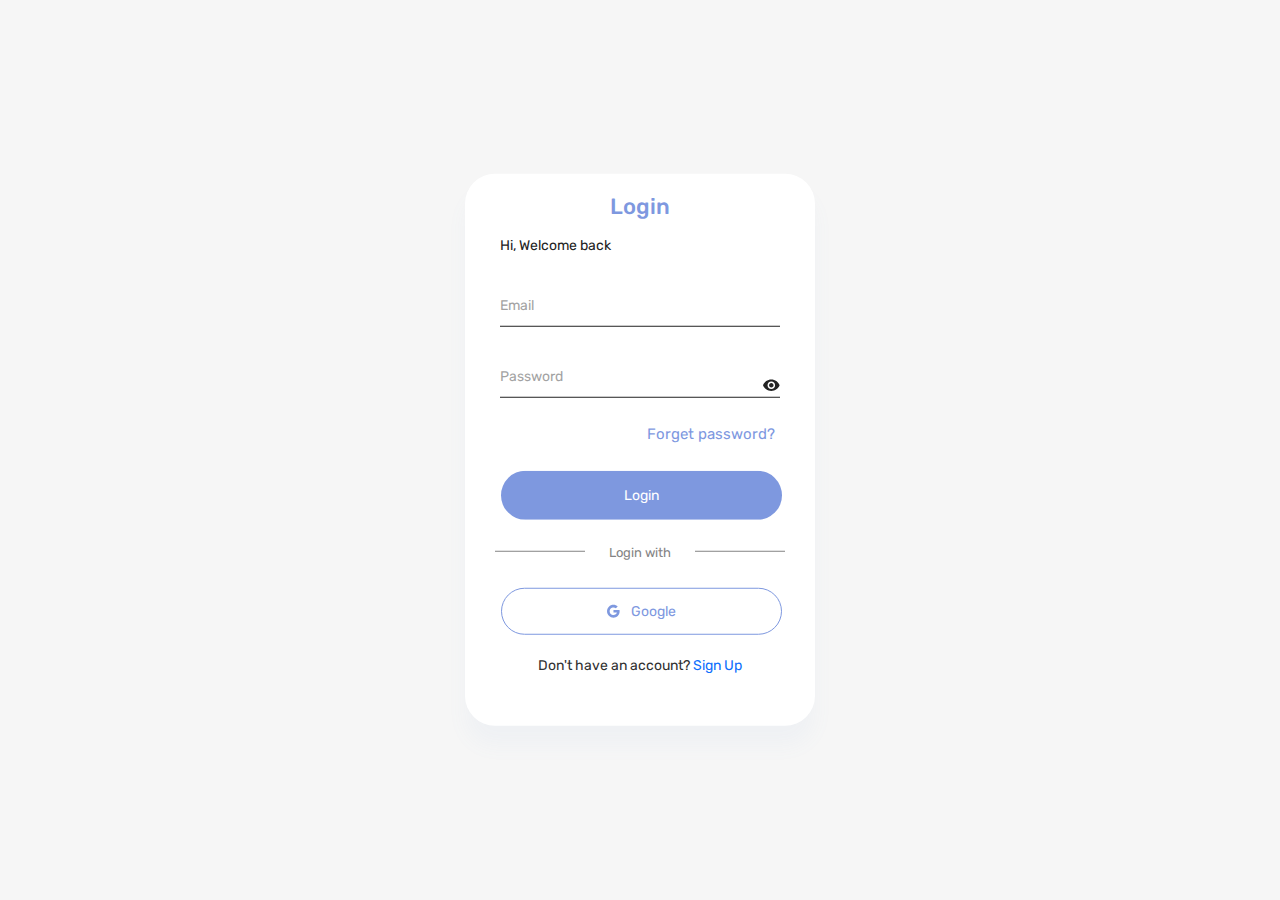
<file: index.html>
<!DOCTYPE html>
<html lang="en">
<head>
    <meta charset="UTF-8">
    <meta http-equiv="X-UA-Compatible" content="IE=edge">
    <meta name="viewport" content="width=device-width, initial-scale=1.0">
    <title>Chatify App Login</title>
    <meta name="description" content="Let's start sending your messages quickly with log into your chatify account">
    <link rel="stylesheet" href="./assets/css/bootstrap.min.css">
    <link rel="stylesheet" href="./assets/css/custom.css">
    
    <!-- <link rel="preload" href="./assets/css/bootstrap.min.css" as="style" onload="this.rel='stylesheet'"> -->
    <!-- <link rel="preload" href="./assets/css/custom.css" as="style" onload="this.rel='stylesheet'"> -->
    <!-- <noscript><link rel="stylesheet" href="./assets/css/bootstrap.min.css"></noscript> -->
    <!-- <noscript><link rel="stylesheet" href="./assets/css/custom.css"></noscript> -->
</head>
<body>
    <!-- login page -->
    <main class="container">
        <div class="form-box">
            <h3>Login</h3>
            <p>Hi, Welcome back</p>
            <form class="form-login" action="chat_list.html" autocomplete="off">
                <div class="form-login-group">
                    <input type="text" id="email-login" required>
                    <label for="email-login">Email</label>
                </div>
                <div class="form-login-group">
                    <input type="password" id="password-login" required>
                    <img src="./assets/svg/eye-icon.svg" alt="eye icon">
                    <label for="password-login">Password</label>
                </div>
                <div class="forget-password">
                    <a href="forget_password.html">Forget password?</a> 
                </div>
                    <button type="submit" id="submit-login">Login</button><br/>
                    <h4><span>Login with</span></h4>
                    <button type="submit" id="google-login"><img src="./assets/svg/google-icon.svg" alt="google icon"> Google</button><br/>
                <div class="signup-link">
                    Don't have an account? <a href="register.html">Sign Up</a>
                </div>
            </form>
        </div>
    </main>

    <!-- JavaScript Bundle with Popper -->
    <!-- <script src="https://cdn.jsdelivr.net/npm/bootstrap@5.0.0-beta2/dist/js/bootstrap.bundle.min.js" crossorigin="anonymous"></script> -->
</body>
</html>
</file>
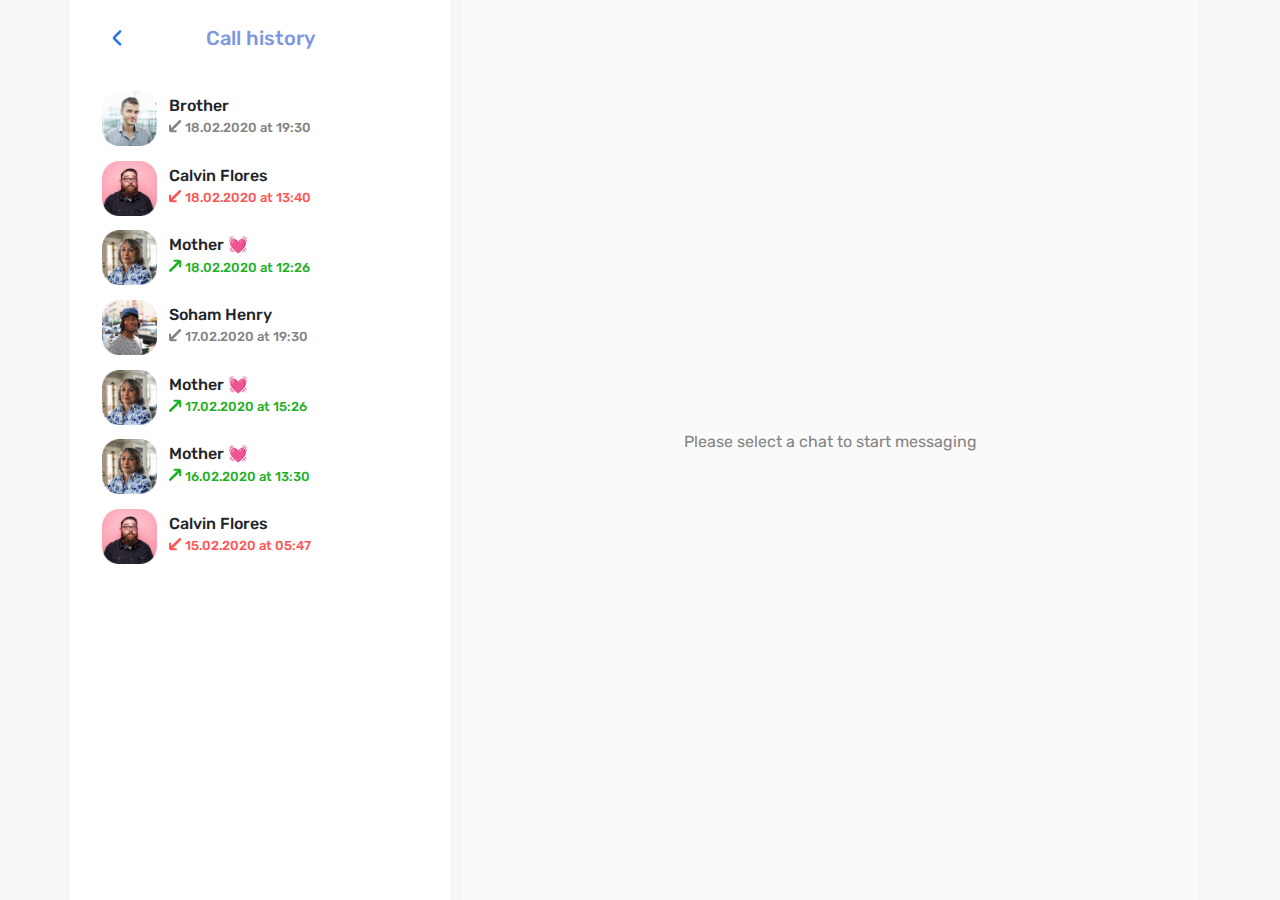
<file: call_history.html>
<!DOCTYPE html>
<html lang="en">
<head>
    <meta charset="UTF-8">
    <meta http-equiv="X-UA-Compatible" content="IE=edge">
    <meta name="viewport" content="width=device-width, initial-scale=1.0">
    <title>Chatify App - Call History</title>
    <meta name="description" content="See all your call history easily.">
    <link rel="stylesheet" href="./assets/css/bootstrap.min.css">
    <link rel="stylesheet" href="./assets/css/custom.css">

</head>
<body>
    <!-- call history page -->
    <div class="container">
        <div class="row">
            <div class="col-md-4 col-sm-12 bg-color">
                <div class="back-page back-page-chat">
                    <a href="chat_list.html"><img src="./assets/svg/back-arrow-icon.svg" alt="back arrow icon"></a> 
                    <h3>Call history</h3>
                </div>
                <br>
                <section class="call-list">   
                    <img src="./assets/image/avatar-f.png" alt="friend photo" class="profile-image">
                    <div class="text">
                        <h4>Brother</h4>
                        <p class="get-call-replied">
                            <img src="./assets/svg/grey-arrow-icon.svg" alt="grey arrow icon">
                            18.02.2020 at 19:30
                        </p>
                    </div>
                </section>
                <section class="call-list">   
                    <img src="./assets/image/avatar-b.png" alt="friend photo" class="profile-image">
                    <div class="text">
                        <h4>Calvin Flores</h4>
                        <p class="get-call-rejected">
                            <img src="./assets/svg/red-arrow-icon.svg" alt="red arrow icon">
                            18.02.2020 at 13:40
                        </p>
                    </div>
                </section>
                <section class="call-list">   
                    <img src="./assets/image/avatar-e.png" alt="friend photo" class="profile-image">
                    <div class="text">
                        <h4>Mother 💓</h4>
                        <p class="calling-replied">
                            <img src="./assets/svg/green-arrow-icon.svg" alt="green arrow icon">
                            18.02.2020 at 12:26
                        </p>
                    </div>
                </section>
                <section class="call-list">   
                    <img src="./assets/image/avatar-d.png" alt="friend photo" class="profile-image">
                    <div class="text">
                        <h4>Soham Henry</h4>
                        <p class="get-call-replied">
                            <img src="./assets/svg/grey-arrow-icon.svg" alt="grey arrow icon">
                            17.02.2020 at 19:30
                        </p>
                    </div>
                </section>
                <section class="call-list">   
                    <img src="./assets/image/avatar-e.png" alt="friend photo" class="profile-image">
                    <div class="text">
                        <h4>Mother 💓</h4>
                        <p class="calling-replied">
                            <img src="./assets/svg/green-arrow-icon.svg" alt="green arrow icon">
                            17.02.2020 at 15:26
                        </p>
                    </div>
                </section>
                <section class="call-list">   
                    <img src="./assets/image/avatar-e.png" alt="friend photo" class="profile-image">
                    <div class="text">
                        <h4>Mother 💓</h4>
                        <p class="calling-replied">
                            <img src="./assets/svg/green-arrow-icon.svg" alt="green arrow icon">
                            16.02.2020 at 13:30
                        </p>
                    </div>
                </section>
                <section class="call-list">   
                    <img src="./assets/image/avatar-b.png" alt="friend photo" class="profile-image">
                    <div class="text">
                        <h4>Calvin Flores</h4>
                        <p class="get-call-rejected">
                            <img src="./assets/svg/red-arrow-icon.svg" alt="red arrow icon">
                            15.02.2020 at 05:47
                        </p>
                    </div>
                </section>
            </div>
            <div class="col-md-8">
                <aside class="message-box">
                    <p>Please select a chat to start messaging</p>
                </aside>
            </div>
        </div>
    </div>

    <script src="https://cdn.jsdelivr.net/npm/bootstrap@5.0.0-beta2/dist/js/bootstrap.bundle.min.js" crossorigin="anonymous"></script>
</body>
</html>
</file>
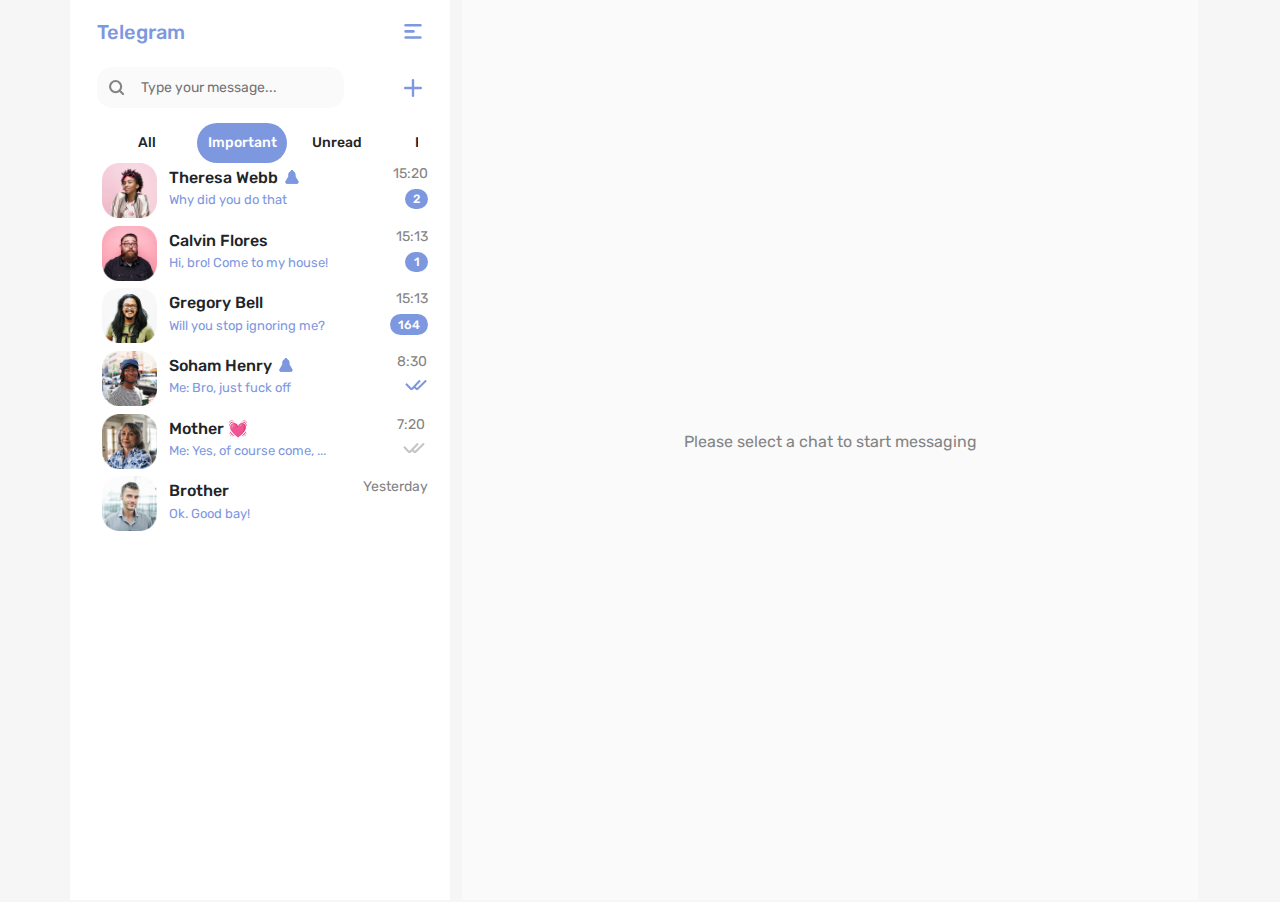
<file: chat_list.html>
<!DOCTYPE html>
<html lang="en">
<head>
    <meta charset="UTF-8">
    <meta http-equiv="X-UA-Compatible" content="IE=edge">
    <meta name="viewport" content="width=device-width, initial-scale=1.0">
    <title>Chatify App - Chat List</title>
    <meta name="description" content="It's easy to send your messages or connect with people. Chatify's online chat can help you meet them.">
    <link rel="stylesheet" href="./assets/css/bootstrap.min.css">
    <link rel="stylesheet" href="./assets/css/custom.css">

</head>
<body>
    <!-- chat list page -->
    <div class="container">
        <div class="row">
            <div class="col-md-4 col-sm-12 bg-color">
                <nav class="main-menu">
                    <div class="first-nav-wrapper">
                        <h5 class="title">Telegram</h5>
                        <div class="nav-sm-device">
                            <img src="./assets/svg/plus-icon.svg" alt="plus icon" class="fa-plus">
                            <img src="./assets/svg/search-icon.svg" alt="search icon">
                        </div>
                    </div>
                    <div class="action">
                        <div class="menu" onclick="menuToggle()">
                            <img src="./assets/svg/menu-icon.svg" alt="menu icon">
                        </div>
                        <div class="menu-list">
                            <ul>
                                <li><img src="./assets/svg/settings-white-icon.svg" alt="settings icon"><a href="#">Settings</a></li>
                                <li><img src="./assets/svg/contacts-white-icon.svg" alt="contacts icon"><a href="#">Contacts</a></li>
                                <li><img src="./assets/svg/calls-icon.svg" alt="calls icon"><a href="call_history.html">Calls</a></li>
                                <li><img src="./assets/svg/bookmark-white-icon.svg" alt="bookmark icon"><a href="#">Save messages</a></li>
                                <li><img src="./assets/svg/invite-white-icon.svg" alt="invite icon"><a href="#">Invite Friends</a></li>
                                <li><img src="./assets/svg/faq-white-icon.svg" alt="faq icon"><a href="#">Telegram FAQ</a></li>
                            </ul>
                        </div>
                        <div class="menu-list-sm">
                            <div class="top-menu">
                                <div class="back" onclick="closeMenu()">
                                    <img src="./assets/svg/right-arrow-icon.svg" alt="back arrow icon">
                                </div>
                                <img src="./assets/svg/settings-blue-icon.svg" alt="settings blue icon" class="right">
                            </div>
                            <div class="middle-menu">
                                <img src="./assets/image/avatar-g.png" alt="photo profile account">
                                <h5>Gloria Mckinney</h5>
                            </div>
                            <ul>
                                <li><img src="./assets/svg/contacts-blue-icon.svg" alt="contacts blue icon"><a href="#">Contacts</a></li>
                                <li><img src="./assets/svg/calls-blue-icon.svg" alt="calls blue icon" class="call-sm"><a href="call_history.html">Calls</a></li>
                                <li><img src="./assets/svg/bookmark-blue-icon.svg" alt="bookmark blue icon"><a href="#">Save messages</a></li>
                                <li><img src="./assets/svg/invite-blue-icon.svg" alt="invite blue icon"><a href="#">Invite Friends</a></li>
                                <li><img src="./assets/svg/faq-blue-icon.svg" alt="faq blue icon"><a href="#">Telegram FAQ</a></li>
                            </ul>
                        </div>
                    </div>
                </nav>
                <section class="search-and-create"> 
                    <div class="search-box">
                        <div class="input-wrapper">
                            <img src="./assets/svg/search-grey-icon.svg" alt="search grey icon">
                            <input type="text" placeholder="Type your message...">
                        </div>
                    </div>  
                    <img src="./assets/svg/plus-icon.svg" alt="plus icon" class="create">
                </section>
                <section class="chat-selection">
                    <div class="item">All</div>
                    <div class="item active">Important</div>
                    <div class="item">Unread</div>
                    <div class="item">Read</div>
                </section>
                <section class="chat-list">  
                    <img src="./assets/image/avatar-a.png" alt="friend photo" class="profile-image">
                    <div class="text">
                        <h6>Theresa Webb <img src="./assets/svg/bell-icon.svg" alt="bell icon"></h6>
                        <p class="check-already-read">Why did you do that</p>
                    </div>
                    <div class="chat-list-right align-items-end">
                        <div class="time">15:20</div>
                        <div class="badge round">2</div>
                    </div>
                </section>
                <section class="chat-list">   
                    <img src="./assets/image/avatar-b.png" alt="friend photo" class="profile-image">
                    <div class="text">
                        <h6>Calvin Flores</h6>
                        <p class="check-already-read">Hi, bro! Come to my house!</p>
                    </div>
                    <div class="chat-list-right align-items-end">
                        <div class="time">15:13</div>
                        <div class="badge round">1</div>
                    </div>
                </section>
                <section class="chat-list">   
                    <img src="./assets/image/avatar-c.png" alt="friend photo" class="profile-image">
                    <div class="text">
                        <h6>Gregory Bell</h6>
                        <p class="check-already-read">Will you stop ignoring me?</p>
                    </div>
                    <div class="chat-list-right align-items-end">
                        <div class="time">15:13</div>
                        <div class="badge rounded-pill">164</div>
                    </div>
                </section>
                <section class="chat-list">   
                    <img src="./assets/image/avatar-d.png" alt="friend photo" class="profile-image">
                    <div class="text">
                        <h6>Soham Henry  <img src="./assets/svg/bell-icon.svg" alt="bell icon"></h6>
                        <p>Me: Bro, just fuck off</p>
                    </div>
                    <div class="chat-list-right align-items-end">
                        <div class="time">8:30</div>
                        <div>
                            <img src="./assets/svg/check-blue-icon.svg" alt="check blue icon">
                        </div>
                    </div>
                </section>
                <section class="chat-list">  
                    <a href="message.html">
                        <img src="./assets/image/avatar-e.png" alt="friend photo" class="profile-image">
                    </a>  
                    <div class="text">
                        <h6>Mother 💓</h6>
                        <p>Me: Yes, of course come, ...</p>
                    </div>
                    <div class="chat-list-right align-items-end">
                        <div class="time">7:20</div>
                        <div>
                            <img src="./assets/svg/check-grey-icon.svg" alt="check grey icon">
                        </div>
                    </div>
                </section>
                <section class="chat-list">   
                    <img src="./assets/image/avatar-f.png" alt="friend photo" class="profile-image">
                    <div class="text">
                        <h6>Brother</h6>
                        <p>Ok. Good bay!</p>
                    </div>
                    <div class="chat-list-right align-items-end">
                        <div class="time">Yesterday</div>
                    </div>
                </section>
            </div>
            <div class="col-md-8">
                <aside class="message-box">
                    <p>Please select a chat to start messaging</p>
                </aside>
            </div>
        </div>
    </div>

    <!-- <script src="https://cdn.jsdelivr.net/npm/bootstrap@5.0.0-beta2/dist/js/bootstrap.bundle.min.js" crossorigin="anonymous"></script> -->
    <script>
        const menuToggle = () => {
            const toggleMenu1 = document.querySelector('.menu-list');
            toggleMenu1.classList.toggle('active');

            document.querySelector('.menu-list-sm').style.removeProperty('visibility');
            const toggleMenu2 = document.querySelector('.menu-list-sm');
            toggleMenu2.classList.toggle('active-sm');
        }
        
        const closeMenu = () => {
            document.querySelector('.menu-list-sm').style.visibility='hidden';
        }
    </script>
</body>
</html>
</file>
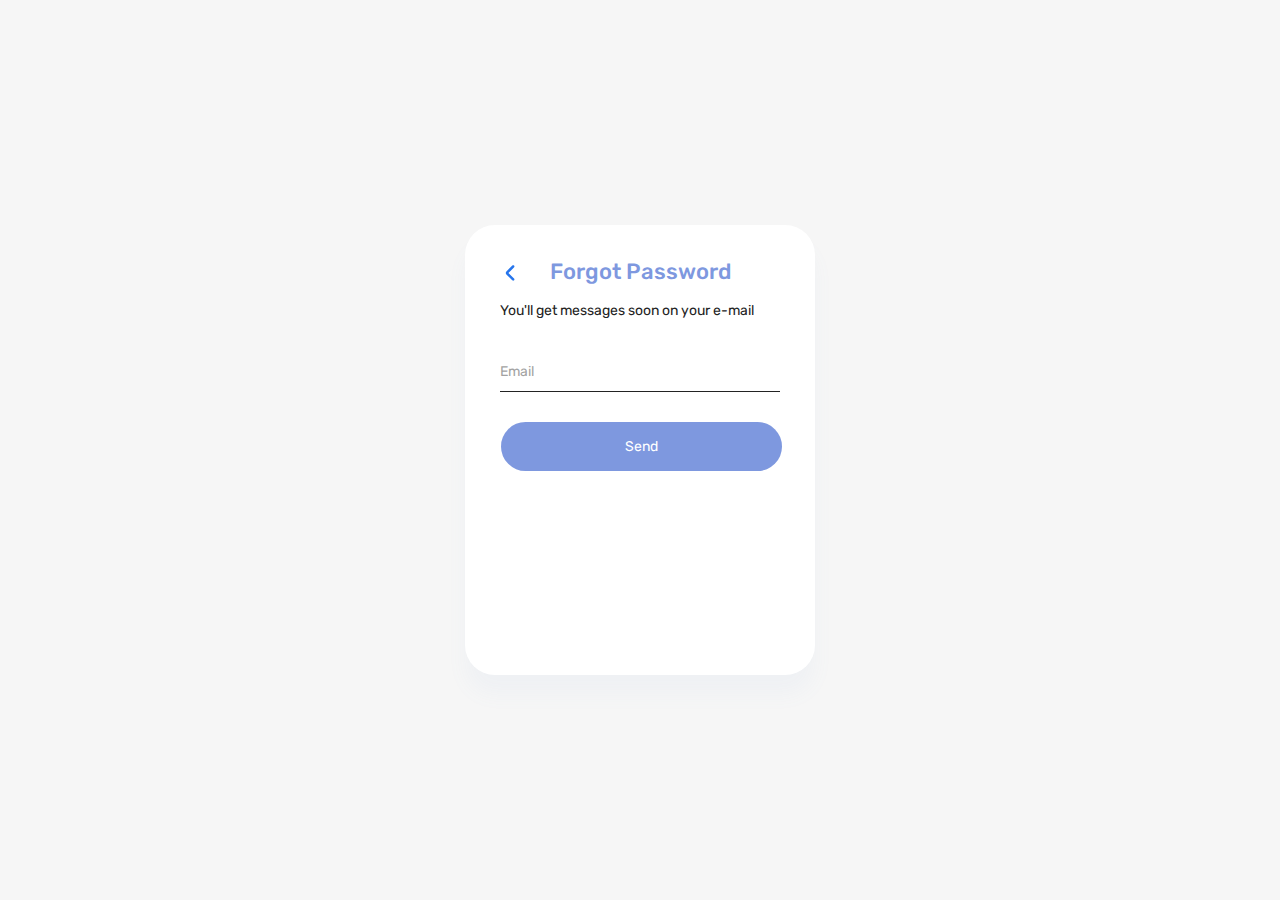
<file: forget_password.html>
<!DOCTYPE html>
<html lang="en">
<head>
    <meta charset="UTF-8">
    <meta http-equiv="X-UA-Compatible" content="IE=edge">
    <meta name="viewport" content="width=device-width, initial-scale=1.0">
    <title>Chatify App - Forgot Password</title>
    <meta name="description" content="We can help you to reset your password with submit the email address you used to create your chatify account ">
    <!-- <link rel="stylesheet" href="https://cdn.jsdelivr.net/npm/bootstrap@5.0.0-beta2/dist/css/bootstrap.min.css" crossorigin="anonymous"> -->
    <link rel="stylesheet" href="./assets/css/bootstrap.min.css">
    <link rel="stylesheet" href="./assets/css/custom.css">

    <!-- <link rel="preload" href="./assets/css/bootstrap.min.css" as="style" onload="this.rel='stylesheet'"> -->
    <!-- <link rel="preload" href="./assets/css/custom.css" as="style" onload="this.rel='stylesheet'"> -->
    <!-- <noscript><link rel="stylesheet" href="./assets/css/bootstrap.min.css"></noscript> -->
    <!-- <noscript><link rel="stylesheet" href="./assets/css/custom.css"></noscript> -->
</head>
<body>
    <!-- forget password page -->
    <main class="container">
        <div class="form-box form-fg-box">
            <div class="back-page">
                <a href="index.html"><img src="./assets/svg/back-arrow-icon.svg" alt="back arrow icon"></a> 
                <h3>Forgot Password</h3>
            </div>
            <p>You'll get messages soon on your e-mail</p>
            <form class="form-forgot-password" method="post">
                <div class="form-fg-group">
                    <input type="text" id="email-forgot-password" required>
                    <label for="email-forgot-password">Email</label>
                </div>
                    <button type="submit" id="submit-email">Send</button><br/>
            </form>
        </div>
    </main>

    <!-- JavaScript Bundle with Popper -->
    <!-- <script src="https://cdn.jsdelivr.net/npm/bootstrap@5.0.0-beta2/dist/js/bootstrap.bundle.min.js" crossorigin="anonymous"></script> -->
</body>
</html>
</file>
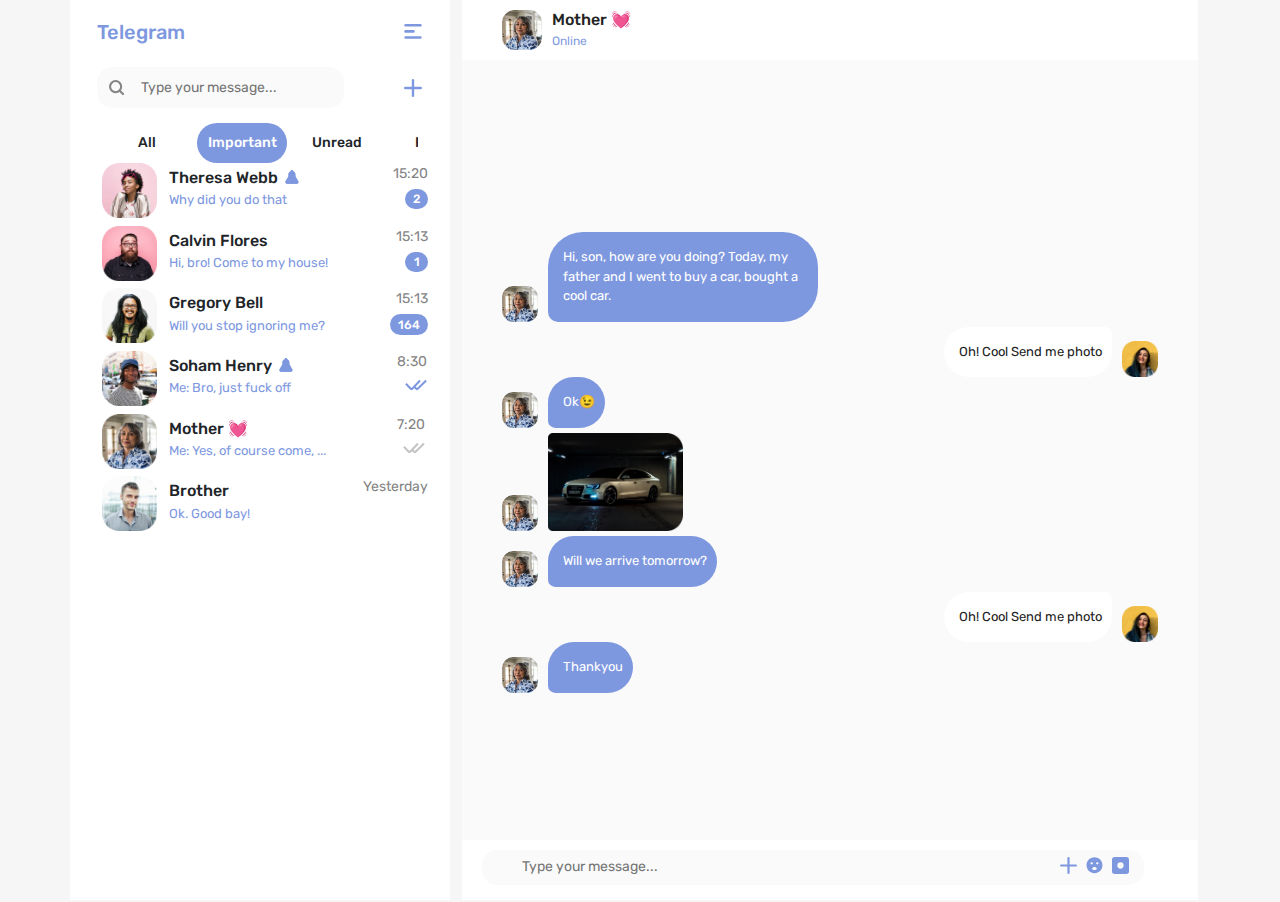
<file: message.html>
<!DOCTYPE html>
<html lang="en">
<head>
    <meta charset="UTF-8">
    <meta http-equiv="X-UA-Compatible" content="IE=edge">
    <meta name="viewport" content="width=device-width, initial-scale=1.0">
    <title>Chatify App - Message</title>
    <meta name="description" content="Send your message easily.">
    <link rel="stylesheet" href="./assets/css/bootstrap.min.css">
    <link rel="stylesheet" href="./assets/css/custom.css">

</head>
<body>
    <!-- chat list page -->
    <div class="container">
        <div class="row">
            <div class="col-md-4 list-md bg-color">
                <nav class="main-menu">
                    <div class="first-nav-wrapper">
                        <h5 class="title">Telegram</h5>
                        <div class="nav-sm-device">
                            <img src="./assets/svg/plus-icon.svg" alt="plus icon" class="fa-plus">
                            <img src="./assets/svg/search-icon.svg" alt="search icon">
                        </div>
                    </div>
                    <div class="action">
                        <div class="menu" onclick="menuToggle()">
                            <img src="./assets/svg/menu-icon.svg" alt="menu icon">
                        </div>
                        <div class="menu-list">
                            <ul>
                                <li><img src="./assets/svg/settings-white-icon.svg" alt="settings icon"><a href="#">Settings</a></li>
                                <li><img src="./assets/svg/contacts-white-icon.svg" alt="contacts icon"><a href="#">Contacts</a></li>
                                <li><img src="./assets/svg/calls-icon.svg" alt="calls icon"><a href="call_history.html">Calls</a></li>
                                <li><img src="./assets/svg/bookmark-white-icon.svg" alt="bookmark icon"><a href="#">Save messages</a></li>
                                <li><img src="./assets/svg/invite-white-icon.svg" alt="invite icon"><a href="#">Invite Friends</a></li>
                                <li><img src="./assets/svg/faq-white-icon.svg" alt="faq icon"><a href="#">Telegram FAQ</a></li>
                            </ul>
                        </div>
                        <div class="menu-list-sm">
                            <div class="top-menu">
                                <div class="back" onclick="closeMenu()">
                                    <img src="./assets/svg/right-arrow-icon.svg" alt="back arrow icon">
                                </div>
                                <img src="./assets/svg/settings-blue-icon.svg" alt="settings blue icon" class="right">
                            </div>
                            <div class="middle-menu">
                                <img src="./assets/image/avatar-g.png" alt="photo profile account">
                                <h5>Gloria Mckinney</h5>
                            </div>
                            <ul>
                                <li><img src="./assets/svg/contacts-blue-icon.svg" alt="contacts blue icon"><a href="#">Contacts</a></li>
                                <li><img src="./assets/svg/calls-blue-icon.svg" alt="calls blue icon" class="call-sm"><a href="call_history.html">Calls</a></li>
                                <li><img src="./assets/svg/bookmark-blue-icon.svg" alt="bookmark blue icon"><a href="#">Save messages</a></li>
                                <li><img src="./assets/svg/invite-blue-icon.svg" alt="invite blue icon"><a href="#">Invite Friends</a></li>
                                <li><img src="./assets/svg/faq-blue-icon.svg" alt="faq blue icon"><a href="#">Telegram FAQ</a></li>
                            </ul>
                        </div>
                    </div>
                </nav>
                <section class="search-and-create"> 
                    <div class="search-box">
                        <div class="input-wrapper">
                            <img src="./assets/svg/search-grey-icon.svg" alt="search grey icon">
                            <input type="text" placeholder="Type your message...">
                        </div>
                    </div>  
                    <img src="./assets/svg/plus-icon.svg" alt="plus icon" class="create">
                </section>
                <section class="chat-selection">
                    <div class="item all-chat">All</div>
                    <div class="item important-chat active">Important</div>
                    <div class="item unread-chat">Unread</div>
                    <div class="item read-chat">Read</div>
                </section>
                <section class="chat-list">   
                    <img src="./assets/image/avatar-a.png" alt="friend photo" class="profile-image">
                    <div class="text">
                        <h6>Theresa Webb <img src="./assets/svg/bell-icon.svg" alt="bell icon"></h6>
                        <p class="check-already-read">Why did you do that</p>
                    </div>
                    <div class="chat-list-right align-items-end">
                        <div class="time">15:20</div>
                        <div class="badge round">2</div>
                    </div>
                </section>
                <section class="chat-list">   
                    <img src="./assets/image/avatar-b.png" alt="friend photo" class="profile-image">
                    <div class="text">
                        <h6>Calvin Flores</h6>
                        <p class="check-already-read">Hi, bro! Come to my house!</p>
                    </div>
                    <div class="chat-list-right align-items-end">
                        <div class="time">15:13</div>
                        <div class="badge round">1</div>
                    </div>
                </section>
                <section class="chat-list">   
                    <img src="./assets/image/avatar-c.png" alt="friend photo" class="profile-image">
                    <div class="text">
                        <h6>Gregory Bell</h6>
                        <p class="check-already-read">Will you stop ignoring me?</p>
                    </div>
                    <div class="chat-list-right align-items-end">
                        <div class="time">15:13</div>
                        <div class="badge rounded-pill">164</div>
                    </div>
                </section>
                <section class="chat-list">   
                    <img src="./assets/image/avatar-d.png" alt="friend photo" class="profile-image">
                    <div class="text">
                        <h6>Soham Henry <img src="./assets/svg/bell-icon.svg" alt="bell icon"></h6>
                        <p>Me: Bro, just fuck off</p>
                    </div>
                    <div class="chat-list-right align-items-end">
                        <div class="time">8:30</div>
                        <div>
                            <img src="./assets/svg/check-blue-icon.svg" alt="check blue icon">
                        </div>
                    </div>
                </section>
                <section class="chat-list">   
                    <img src="./assets/image/avatar-e.png" alt="friend photo" class="profile-image">
                    <div class="text">
                        <h6>Mother 💓</h6>
                        <p>Me: Yes, of course come, ...</p>
                    </div>
                    <div class="chat-list-right align-items-end">
                        <div class="time">7:20</div>
                        <div>
                            <img src="./assets/svg/check-grey-icon.svg" alt="check grey icon">
                        </div>
                    </div>
                </section>
                <section class="chat-list">   
                    <img src="./assets/image/avatar-f.png" alt="friend photo" class="profile-image">
                    <div class="text">
                        <h6>Brother</h6>
                        <p>Ok. Good bay!</p>
                    </div>
                    <div class="chat-list-right align-items-end">
                        <div class="time">Yesterday</div>
                    </div>
                </section>
            </div>
            <div class="col-md-8 col-sm-12">
                <aside class="message-box">
                    <header class="top-wrapper">
                        <img src="./assets/image/avatar-e.png" alt="photo profile contact">
                        <div class="text">
                            <h6>Mother 💓</h6>
                            <p>Online</p>
                        </div>
                    </header>
                    <section class="message">
                        <div class="row">
                            <div class="col-md-6">
                                <div class="single-message-left">
                                    <img src="./assets/image/avatar-e.png" alt="photo profile contact" class="profile-image">
                                    <div class="sender-content">
                                        <p>Hi, son, how are you doing?
                                            Today, my father and I went to
                                            buy a car, bought a cool car. 
                                        </p>
                                    </div>
                                </div>
                            </div>
                        </div>
                        <div class="row">
                            <div class="col-md-6 offset-md-6">
                                <div class="single-message-right">
                                    <div class="user-content">
                                        <p>Oh! Cool Send me photo</p>
                                    </div>
                                    <img src="./assets/image/avatar-g.png" alt="photo profile contact" class="profile-image">
                                </div>
                            </div>
                        </div>       
                        <div class="row">
                            <div class="col-md-6"> 
                                <div class="single-message-left">
                                    <img src="./assets/image/avatar-e.png" alt="photo profile contact" class="profile-image">
                                    <div class="sender-content">
                                        <p>Ok😉</p>
                                    </div>
                                </div>
                            </div>
                        </div>
                        <div class="row">
                            <div class="col-md-6">
                                <div class="single-message-left">
                                    <img src="./assets/image/avatar-e.png" alt="photo profile contact" class="profile-image">
                                    <div class="sender-content-image">
                                        <img src="assets/image/car.png" alt="car">
                                    </div>
                                </div>
                            </div>  
                        </div>
                        <div class="row">
                            <div class="col-md-6">
                                <div class="single-message-left">
                                    <img src="./assets/image/avatar-e.png" alt="photo profile contact" class="profile-image">
                                    <div class="sender-content">
                                        <p>Will we arrive tomorrow?</p>
                                    </div>
                                </div>
                            </div>
                        </div>
                        <div class="row">
                            <div class="col-md-6 offset-md-6">
                                <div class="single-message-right">
                                    <div class="user-content">
                                        <p>Oh! Cool Send me photo</p>
                                    </div>
                                    <img src="./assets/image/avatar-g.png" alt="photo profile contact" class="profile-image">
                                </div>
                            </div>
                        </div> 
                        <div class="row">
                            <div class="col-md-6">
                                <div class="single-message-left">
                                    <img src="./assets/image/avatar-e.png" alt="photo profile contact" class="profile-image">
                                    <div class="sender-content">
                                        <p>Thankyou</p>
                                    </div>
                                </div>
                            </div>  
                        </div>   
                    </section>
                    <footer class="bottom-wrapper">
                        <div class="input-message-box">
                            <div class="input-wrapper">
                                <input type="text" placeholder="Type your message...">
                                <span class="input-wrapper-right">
                                    <img src="./assets/svg/plus-icon.svg" alt="plus icon" class="create">
                                    <img src="./assets/svg/face-icon.svg" alt="face icon" class="sticker">
                                    <img src="./assets/svg/camera-icon.svg" alt="camera icon">
                                </span>
                            </div>
                        </div>  
                    </footer>
                </aside>
            </div>
        </div>
    </div>

    <!-- <script src="https://cdn.jsdelivr.net/npm/bootstrap@5.0.0-beta2/dist/js/bootstrap.bundle.min.js" crossorigin="anonymous"></script> -->
    <script>
        function menuToggle(){
            const toggleMenu1 = document.querySelector('.menu-list');
            toggleMenu1.classList.toggle('active');

            document.querySelector('.menu-list-sm').style.removeProperty('visibility');
            const toggleMenu2 = document.querySelector('.menu-list-sm');
            toggleMenu2.classList.toggle('active-sm');
        }
        function closeMenu(){
            document.querySelector('.menu-list-sm').style.visibility='hidden';
        }
    </script>
</body>
</html>
</file>
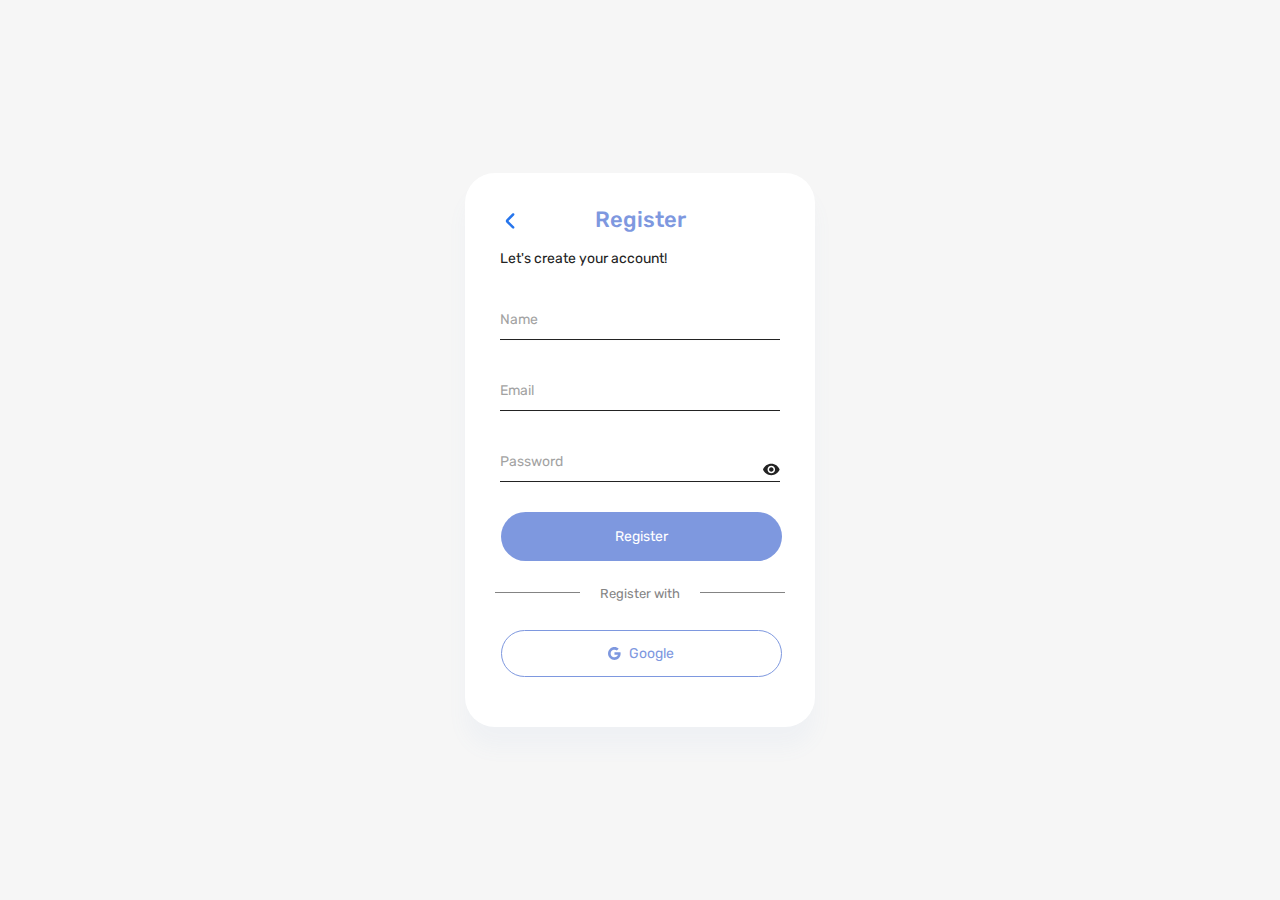
<file: register.html>
<!DOCTYPE html>
<html lang="en">
<head>
    <meta charset="UTF-8">
    <meta http-equiv="X-UA-Compatible" content="IE=edge">
    <meta name="viewport" content="width=device-width, initial-scale=1.0">
    <title>Chatify App Register</title>
    <meta name="description" content="Create your chatify account to start sending your messages quickly ">
    <link rel="stylesheet" href="./assets/css/bootstrap.min.css">
    <link rel="stylesheet" href="./assets/css/custom.css">
    
    <!-- <link rel="preload" href="./assets/css/bootstrap.min.css" as="style" onload="this.rel='stylesheet'"> -->
    <!-- <link rel="preload" href="./assets/css/custom.css" as="style" onload="this.rel='stylesheet'"> -->
    <!-- <noscript><link rel="stylesheet" href="./assets/css/bootstrap.min.css"></noscript> -->
    <!-- <noscript><link rel="stylesheet" href="./assets/css/custom.css"></noscript> -->
</head>
<body>
    <!-- register page -->
    <main class="container">
        <div class="form-box">
            <div class="back-page">
                <a href="index.html"><img src="./assets/svg/back-arrow-icon.svg" alt="back arrow icon"></a> 
                <h3>Register</h3>
            </div>
            <p>Let's create your account!</p>
            <form class="form-register" method="post">
                <div class="form-register-group">
                    <input type="text" id="name-register" required>
                    <label for="name-register">Name</label>
                </div>
                <div class="form-register-group">
                    <input type="text" id="email-register" required>
                    <label for="email-register">Email</label>
                </div>
                <div class="form-register-group">
                    <input type="password" id="password-register" required>
                    <img src="./assets/svg/eye-icon.svg" alt="eye icon">
                    <label for="password-register">Password</label>
                </div>
                    <button type="submit" id="submit-register">Register</button><br/>
                    <h4><span>Register with</span></h4>
                    <button type="submit" id="google-register"><img src="./assets/svg/google-icon.svg" alt="google icon">Google</button><br/>
            </form>
        </div>
    </main>

    <!-- JavaScript Bundle with Popper -->
    <!-- <script src="https://cdn.jsdelivr.net/npm/bootstrap@5.0.0-beta2/dist/js/bootstrap.bundle.min.js" crossorigin="anonymous"></script> -->
</body>
</html>
</file>
<file: assets/css/custom.css>
@import url('https://fonts.googleapis.com/css2?family=Rubik:wght@400;500&display=swap');
body{
    margin: 0;
    padding: 0;
    font-family: 'Rubik', sans-serif;
    background:#F6F6F6;
    height: 100vh;
    overflow: hidden;
}
/*=====index, forget password, register===== */
.form-box{
    position: absolute;
    width: 350px;
    left: 50%; 
    top: 50%;
    transform: translate(-50%, -50%);
    background: #FFFFFF;
    box-shadow: 0px 20px 20px rgba(126, 152, 223, 0.05);
    border-radius: 30px;
    padding: 20px 10px;
}
.form-fg-box{
    height: 450px;
}
/* button < */
.back-page{
    margin-bottom: 10px;
}
.back-page img{
    position: relative;
    width: 10px;
    height: 20px;
    left: 30px;
    top: 15px;
    color: #7E98DF;
}
/* Header Login, Register, Forget Password (title) */
.back-page h3{
    font-weight: 500;
    font-size: 20px;
    color: #7E98DF;
    text-align: center;
    margin-top: -10px;
}
.form-box h3{
    font-weight: 500;
    font-size: 22px;
    text-align: center;
    color: #7E98DF;
}
.form-box p{
    font-size: 14px;
    color: #232323;
    padding-left: 25px;
    margin-top: 15px;
}
/* form input */
.form-login .form-login-group, 
.form-register .form-register-group, 
.form-forgot-password .form-fg-group{
    position: relative;
    border-bottom: 1px solid #232323;
    margin: 30px 25px;
}
.form-login-group input, 
.form-register-group input,
.form-fg-group input{
    width: 100%;
    height: 40px;
    font-size: 14px;
    font-weight: bold;
    color: #232323;
    border: none;
    background: none;
    outline: none;
}
.form-login-group label, 
.form-register-group label,
.form-fg-group label{
    position: absolute;
    top: 50%;
    left: 0;
    font-size: 14px;
    color: #848484;
    opacity: 0.75;
    transform: translateY(-50%);
    pointer-events: none;
    transition: .5s;
}
.form-login-group input:focus ~ label,
.form-login-group input:valid ~ label,
.form-register-group input:focus ~ label,
.form-register-group input:valid ~ label,
.form-fg-group input:focus ~ label,
.form-fg-group input:valid ~ label{
    top: -5px;
}
#password-login, #password-register{
    letter-spacing: 10px;
}
.form-login-group img, 
.form-register-group img,
.form-fg-group img{
    position: absolute;
    right: 0;
    top: 20px;
    color: #232323;
    width: 17px;
    height: 17px;
}
/* forget password? text */
.forget-password{
    text-align: right;
    font-size: 15px;
    margin: -5px 30px;
    cursor: pointer;
}
.forget-password a{
    text-decoration: none;
    color: #7E98DF;
}
.forget-password a:visited{
    color: #7E98DF;
}
/* button submit */
#submit-login, #submit-register, #submit-email{
    background: #7E98DF;
    border-color: transparent;
    border-radius: 70px;
    margin: 30px 26px;
    width: 85%;
    font-size: 14px;
    color: #FFFFFF;
    padding: 12px;
    outline: none;
}
#submit-email, #submit-register{
    margin-top: 0px;
}
/* login with (line) */
.form-box h4{
    text-align: center;
    color: #848484;
    margin-top: -5px;
    font-weight: normal;
    font-size: 13px;
}
.form-box h4::before{
    content: '';
    height: 1px;
    width: 90px;
    background-color: #848484;
    position: absolute;
    margin-top: 6px;
    left: 30px;
    z-index: -3;
}
.form-box h4::after{
    content: '';
    height: 1px;
    width: 90px;
    background-color: #848484;
    position: absolute;
    margin-top: 6px;
    right: 30px;
    z-index: -2;
}
.form-box h4 span{
    background: #FFFFFF;
    padding: 0 20px;
}
/* google login/register button */
#google-login, #google-register{
    background: #FFFFFF;
    border: 1px solid #7E98DF;
    box-sizing: border-box;
    border-radius: 70px;
    margin: 20px 26px;
    padding: 12px;
    width: 85%;
    font-size: 14px;
    color: #7E98DF;
    outline: none;
}
#google-login img, #google-register img{
    margin-top: -2px;
    width: 21px;
    height: 21px;
    padding-right: 0.5rem;
}
#google-register{
    margin-bottom: 30px;
}
/* signup link in login page*/
.signup-link{
    margin-bottom: 30px;
    color: #313131;
    font-size: 14px;
    text-align: center;
}
.signup-link a{
    text-decoration: none;
}
.signup-link a:visited{
    color: #7E98DF;
}

@media only screen and (max-width: 400px) {
    .form-box{
        width: 100vw;
        height: 100vh;
        overflow: hidden;
        padding-top: 70px;
        border-radius: 0px;
    }
}

/*=========chat list, call history, message========== */
/* button < and h3 (call history) */
.back-page-chat{
    margin-top: 10px;
}
.back-page-chat h3{
    padding-top: 2px;
}
/* background color for left column (col-md-4) */
.bg-color{
    background: #fff;
}
/* top nav (title-Telegram) & plus-search icon */
.first-nav-wrapper{
    display: flex;
    align-items: center;
    justify-content: space-between;
}
.first-nav-wrapper .nav-sm-device{
    margin-top: -5px;
    margin-right: 30px;
    display: none;
}
.first-nav-wrapper .nav-sm-device img{
    width: 20px;
    height: 18px;
}
.first-nav-wrapper .nav-sm-device .fa-plus{
    margin-right: 8px;
}
/* top nav (title-Telegram & menu-icon) */
.main-menu{
    color: #7E98DF;
    padding: 15px 15px;
    position: relative;
}
.main-menu h5{
    padding-top: 5px;
}
.main-menu .menu img{
    margin-top: -28px;
    width: 20px;
    height: 15px;
    float: right;
    cursor: pointer;
}
/* menu list for > 425px (width-device)*/
.action .menu-list{
    position: absolute;
    right: 0;
    background: #7E98DF;
    border-radius: 35px 10px 35px 35px;
    z-index: 9;
    color: #fff;
    width: 200px;
    padding: 10px 5px;
    transition: 0.8s;
    margin-right: 15px;
    margin-top: -7px;
    visibility: hidden;
    opacity: 0;
}
.action .menu-list.active{
    visibility: visible;
    opacity: 1;
}
.action .menu-list ul li{
    margin-top: 14px;
    list-style: none;
}
.action .menu-list ul li img{
    width: 20px;
    height: 15px;
    margin-right: 15px;
    cursor: pointer;
}
.action .menu-list ul li a{
    display: inline-block;
    text-decoration: none;
    color: #fff;
    font-size: 14px;
    transition: 0.5s;
}
/* show menu list for < 426px (width-device)*/
.action .menu-list-sm{
    position: absolute;
    right: 0;
    background: #FFF;
    box-shadow: 0px 4px 50px rgba(0, 0, 0, 0.03);
    border-radius: 35px 0px 0px 35px;
    z-index: 9;
    color: #7E98DF;
    width: 250px;
    height: 100vh;
    padding: 20px 30px;
    margin-top: -50px;
    visibility: hidden;
    opacity: 0;
}
.action .menu-list-sm .back img{
    cursor: pointer;
    width: 19px;
    height: 19px;
}
.action .menu-list-sm .top-menu .right{
    float: right;
    width: 20px;
    height: 20px;
    margin-top: -25px;
}
/* menu list sm device - for photo profile account & name */
.action .menu-list-sm .middle-menu{
    display: flex;
    margin: 30px auto;
}
.action .menu-list-sm .middle-menu img{
    width: 65px;
    height: 65px;
    margin-right: 10px;
}
/* menu list sm device - for bottom part (contacts, calls,..) */
.action .menu-list-sm ul li{
    margin-top: 14px;
    margin-left: -25px;
    list-style: none;
    display: flex;
}
.action .menu-list-sm ul li img{
    width: 17px;
    height: 17px;
    margin-right: 25px;
    margin-top: 1px;
    opacity: 0.9;
    cursor: pointer;
}
.action .menu-list-sm ul li .call-sm{
    width: 20px;
    height: 20px;
    margin-right: 22px;
}
.action .menu-list-sm ul li a{
    display: inline-block;
    text-decoration: none;
    font-size: 14px;
}
/* search and create*/
.search-and-create{
    display: flex;
    margin-left: 15px;
    position: relative;
}
.search-box{
    background:#FAFAFA;
    color: #848484;
    border-radius: 15px;
}
.search-box img{
    width: 28px;
    height: 28px;
    padding-left: 12px;
}
.search-and-create .search-box .input-wrapper input{
    background:#FAFAFA;
    outline: none;
    border: none;
    font-size: 14px;
    margin-left: 10px;
    padding-top: 10px;
    padding-bottom: 10px;
    border-radius: 15px;
    width: 16vw;
}
.search-and-create .create{
    width: 20px;
    height: 18px;
    align-self: center;
    position: absolute;
    right: 0;
    margin-right: 15px;
}
/* chat selection - all, important, unread, read */
.chat-selection{
    margin: 15px 20px;
    max-height: 120px;
    display: flex;
    overflow-x: scroll;
    margin-bottom: 0px;
}
.chat-selection::-webkit-scrollbar{
    width: 0;
}
.chat-selection .item{
    min-width: 90px;
    height: 40px;
    line-height: 40px;
    border-radius: 20px;
    text-align: center;
    font-size: 14px;
    font-weight: 500;
    user-select: none;
    margin-right: 5px;
}
.chat-selection .active{
    background-color: #7E98DF;
    color: #fff;
}
/* chat list */
.chat-list{
    display: flex;
    margin-left: 20px;
    margin-right: 10px;
    cursor: default;
}
.chat-list a img{
    cursor: default;
}
.chat-list img, .call-list img{
    width: 55px;
    height: 55px;
}
.chat-list .text{
    margin-top: 5px;
    margin-left: 12px;
    width: 70%;
}
.chat-list .text img{
    margin-top: -3px;
    width: 20px;
    height: 14px;
}
.chat-list .text p{
    color: #7E98DF;
    font-size: 13px;
    margin-top: -5px;
}
.chat-list-right{
    display: flex;
    flex-direction: column;
}
.chat-list-right img{
    width: 22px;
    height: 22px;
}
.chat-list .time{
    color: #848484;
    font-size: 14px;
}
.chat-list .badge.round{
    background: #7E98DF;
    font-weight: 500;
    margin-top: 5px;
    border-radius: 50px;
    width: 23px;
}
.chat-list .badge{
    background: #7E98DF;
    font-weight: 500;
    margin-top: 5px;
}
/* call history list */
.call-list{
    display: flex;
    margin: 7px 20px;
}
.call-list .text{
    margin-top: 5px;
    margin-left: 12px;
}
.call-list .text h4{
    font-size: 16px;
}
.call-list .text img{
    width: 13px;
    height: 13px;
    margin-top: -5px;
}
.call-list .text p{
    font-size: 13px;
    margin-top: -5px;
}
.call-list .text .calling-replied{
    color: #1EB025;
    font-weight: 500;
}
.call-list .text .get-call-replied{
    color: #848484;
    font-weight: 500;
}
.call-list .text .get-call-rejected{
    color: #FF5555;
    font-weight: 500;
}
/* message box (center)*/
.message-box{
    color: #848484;
    background: #FAFAFA;
    height: 100vh;
    display: flex;
    justify-content: center;
    align-items: center;
    position: relative;
}
/* message-box top wrapper (header) */
.message-box .top-wrapper{
    align-self: flex-start;
    position: absolute;
    left: 0px;
    display: flex;
    width: 100%;
    height: 60px;
    padding-left: 40px;
    padding-top: 10px;
    background: #fff;
}
.message-box .top-wrapper img{
    width: 40px;
    height: 40px;
    margin-right: 10px;
}
.message-box .top-wrapper .text{
    font-size: 12px;
    color: #232323;
}
.message-box .top-wrapper .text p{
    margin-top: -5px;
    color: #7E98DF;
}
/* message-box section */
.message-box .message{
    position: absolute;
    left: 0px;
    width: 100%;
    padding-left: 80px;
    padding-right: 80px;
    margin-top: 30px;
}
.message-box .message .profile-image{
    width: 36px;
    height: 36px;
    margin-right: 10px;
    margin-left: 10px;
}
.message-box .message .single-message-left{
    position: relative;
    display: flex;
    align-items: flex-end;
    font-size: 13px;
    font-weight: 400;
    margin-left: -50px;
    margin-bottom: 5px;
}
.message-box .message .single-message-left .sender-content{
    background: #7E98DF;
    border-radius: 35px 35px 35px 10px;
    color: white;
    padding-left: 15px;
    padding-right: 10px;
    padding-top: 15px;
}
.message-box .message .single-message-left .sender-content-image img{
    width: 50%;
    height: 10%;
    margin-left: 0px;
}
.message-box .message .single-message-right{
    position: relative;
    display: flex;
    align-items: flex-end;
    font-size: 13px;
    font-weight: 400;
    float: right;
    margin-right: -50px;
}
.message-box .message .single-message-right .user-content{
    background: #fff;
    border-radius: 35px 10px 35px 35px;
    color: #232323;
    padding-left: 15px;
    padding-right: 10px;
    padding-top: 15px;
}
/* message box bottom wrapper (footer) */
.message-box .bottom-wrapper{
    position: absolute;
    color: #848484;
    background: #fff;
    bottom: 0px;
    width: 100%;
    height: 60px;
}
.message-box .bottom-wrapper .input-wrapper{
    background:#FAFAFA; 
    margin: 10px 20px; 
    padding-left: 20px;
    border-radius: 15px;
    width: 90%;
    height: 35px;
}
.message-box .bottom-wrapper .input-wrapper input{
    background:#FAFAFA; 
    font-size: 14px;
    margin: 5px 10px; 
    padding-left: 10px;
    width: 70%;
    outline: none;
    border: none;
}
.input-message-box .input-wrapper-right{
    float: right;
    margin-top: 3px;
    margin-right: 10px;
}
.input-message-box img{
    margin-right: 5px;
    width: 17px;
    height: 17px;
}
@media only screen and (max-width: 760px) and (min-width:426px){
    .search-and-create .search-box .input-wrapper input{
        width: 55vw;
    }
    .message-box{
        display: none;
    }
}
@media only screen and (max-width:425px){
    .bg-color{
        height: 100vh;
    }
    .first-nav-wrapper .nav-sm-device{
        display: block;
    }
    .action .menu-list-sm.active-sm{
        visibility: visible;
        opacity: 1;
    }
    .action .menu-list.active{
        visibility: hidden;
        opacity: 0;
    }
    .message-box{
        background: #fff;
    }
    .search-and-create, .list-md, .message-box .message .profile-image{
        display: none;
    }
    .message-box .message .single-message-right .user-content{
        background: #F6F6F6;
    }
    .message-box .bottom-wrapper .input-wrapper input{
        width: 55%;
    }
}
</file>
